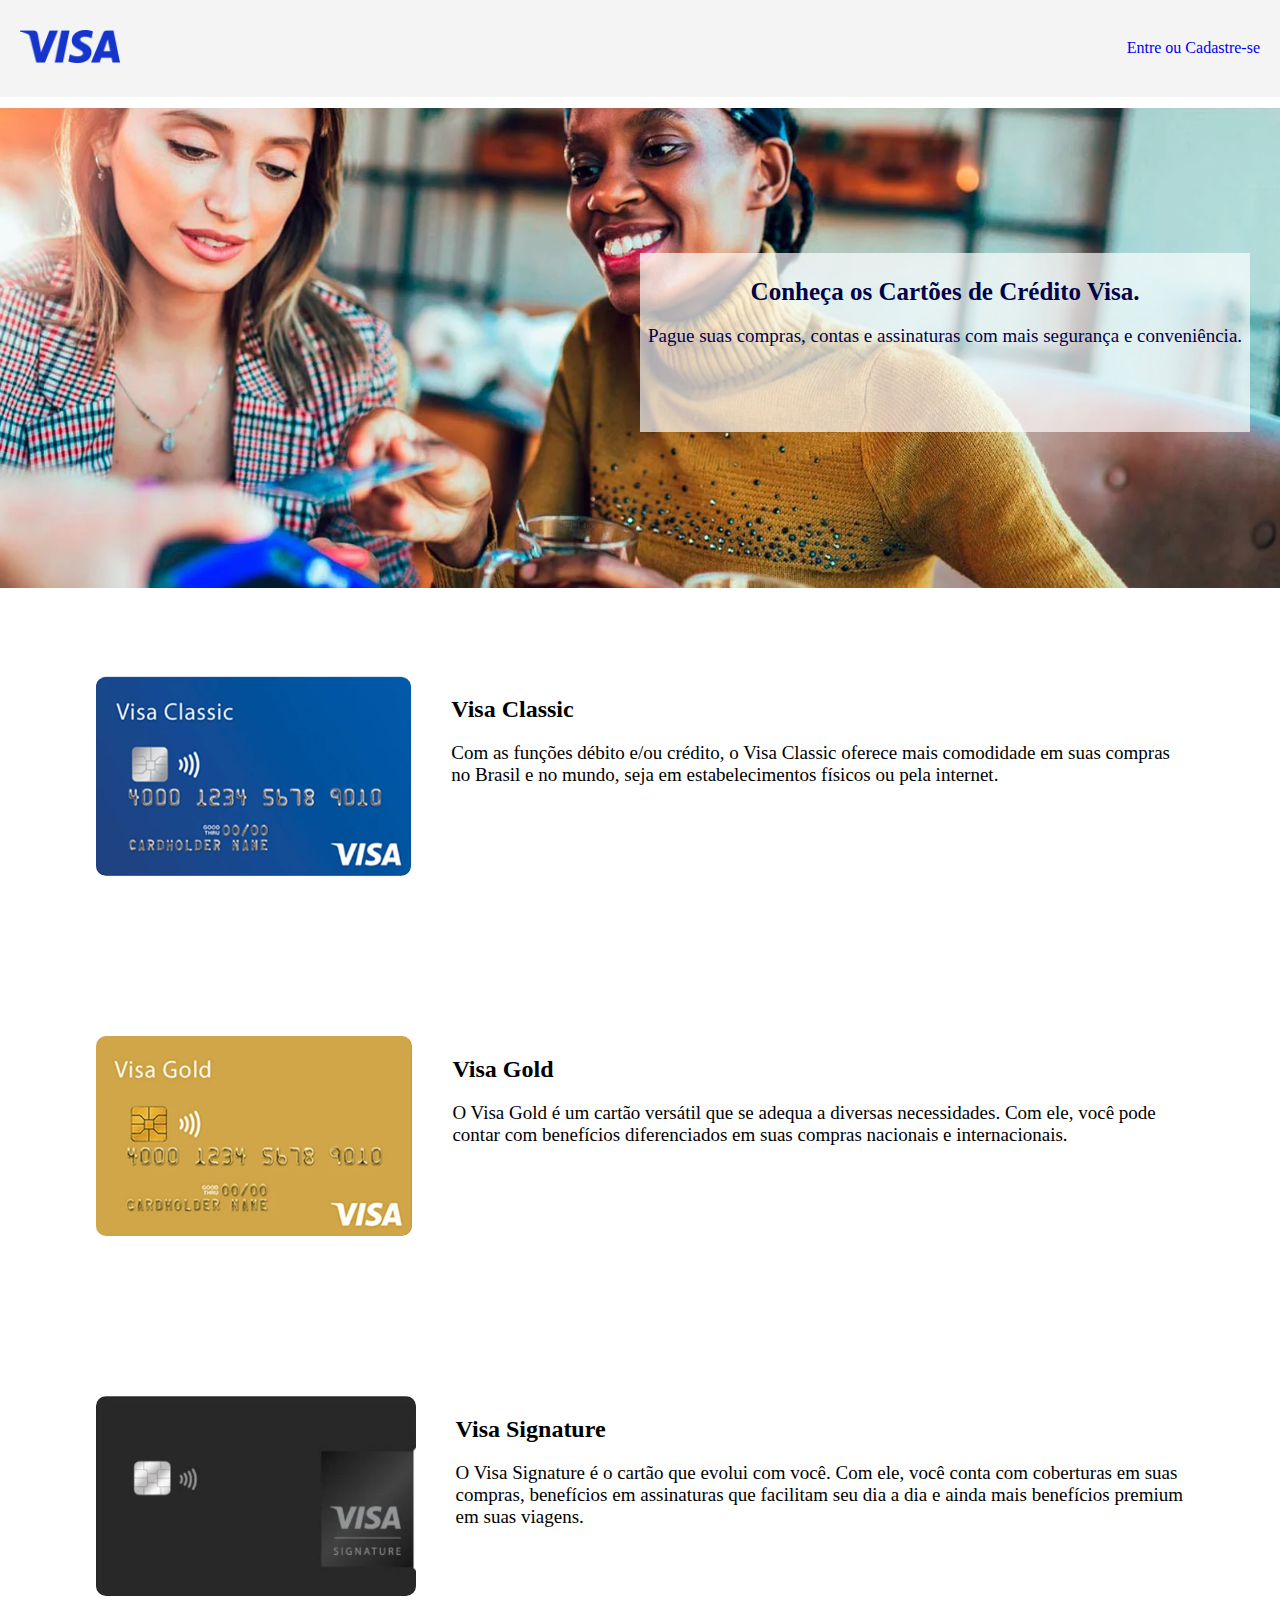
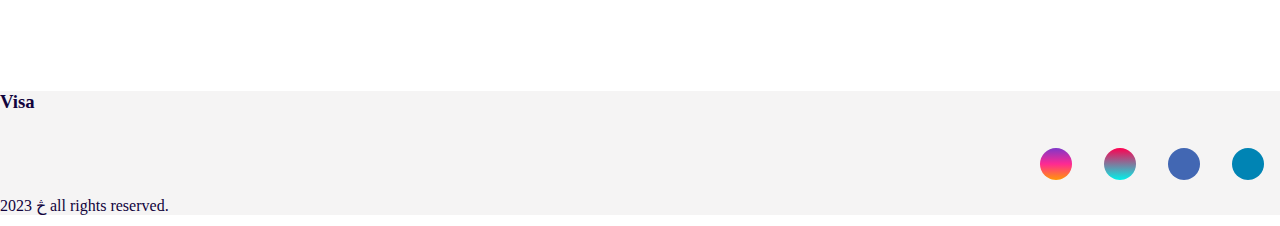
<file: templates/index.html>
<!DOCTYPE html>
<html lang="br">

<head>
  <meta charset="UTF-8" />
  <meta name="viewport" content="width=device-width, initial-scale=1.0">
  <title>Document</title>
  <link rel="stylesheet" href="https://cdnjs.cloudflare.com/ajax/libs/font-awesome/6.4.2/css/all.min.css" integrity="sha512-z3gLpd7yknf1YoNbCzqRKc4qyor8gaKU1qmn+CShxbuBusANI9QpRohGBreCFkKxLhei6S9CQXFEbbKuqLg0DA==" crossorigin="anonymous" referrerpolicy="no-referrer" />
  <link rel="stylesheet" href="/static/css/style.css" />
</head>

<body>
  <header class="cab">
    <div class="logo_header">
      <img src="/static/img/logo.png" class="logo_header_img">
    </div>
    <div>
      <a href="/form" class="header_linkis">Entre ou Cadastre-se</a>
    </div>
  </header>

  <section class="conteiner">
    <img src="/static/img/coleguinhas.png">
    <div class="textColeguinhas">
      <h1>Conheça os Cartões de Crédito Visa.</h1>
      <p>Pague suas compras, contas e assinaturas com mais segurança e conveniência.</p>
    </div>
  </section>
  <section>
    <section id="fotos">
      <figure class="card">
        <img class="visaClassic" src="/static/img/visaClassic.png">
        <div class="conteinerText">
          <h2 style="margin-left: 40px;">Visa Classic</h2>
          <p style="margin-left: 40px;">Com as funções débito e/ou crédito, o Visa Classic oferece mais comodidade em suas compras no Brasil e no mundo, seja em estabelecimentos físicos ou pela internet.</p>
        </div>
      </figure>
    </section>
    <section id="fotos">
      <figure class="card">
        <img class="visaClassic" src="/static\img\visaGold.png">
        <div class="conteinerText">
          <h2 style="margin-left: 40px;">Visa Gold</h2>
          <p style="margin-left: 40px;">O Visa Gold é um cartão versátil que se adequa a diversas necessidades. Com ele, você pode contar com benefícios diferenciados em suas compras nacionais e internacionais.</p>
        </div>
      </figure>
    </section>
    <section id="fotos">
      <figure class="card">
        <img class="visaClassic" src="/static\img\visaSignatur.png">
        <div class="conteinerText">
          <h2 style="margin-left: 40px;">Visa Signature</h2>
          <P style="margin-left: 40px;">O Visa Signature é o cartão que evolui com você. Com ele, você conta com coberturas em suas compras, benefícios em assinaturas que facilitam seu dia a dia e ainda mais benefícios premium em suas viagens.
          </P>
        </div>
      </figure>
    </section>
  </section>

  <footer>
    <div id="footer_content">
      <div id="footer_content_todos">
        <h3>Visa</h3>

        <div id="footer_content_mSocial">
          <a href="#" class="footer-link" id="instagram">
            <i class="fa-brands fa-instagram"></i></a>

          <a href="#" class="footer-link" id="tiktok">
            <i class="fa-brands fa-tiktok"></i></a>

          <a href="#" class="footer-link" id="facebook">
            <i class="fa-brands fa-facebook"></i></a>

          <a href="#" class="footer-link" id="twitter">
            <i class="fa-brands fa-twitter"></i></a>
        </div>
      </div>

      <div id="footer_copyright">
        &#1669
        2023 all rights reserved.
      </div>
    </div>
  </footer>
</body>

</html>
</file>
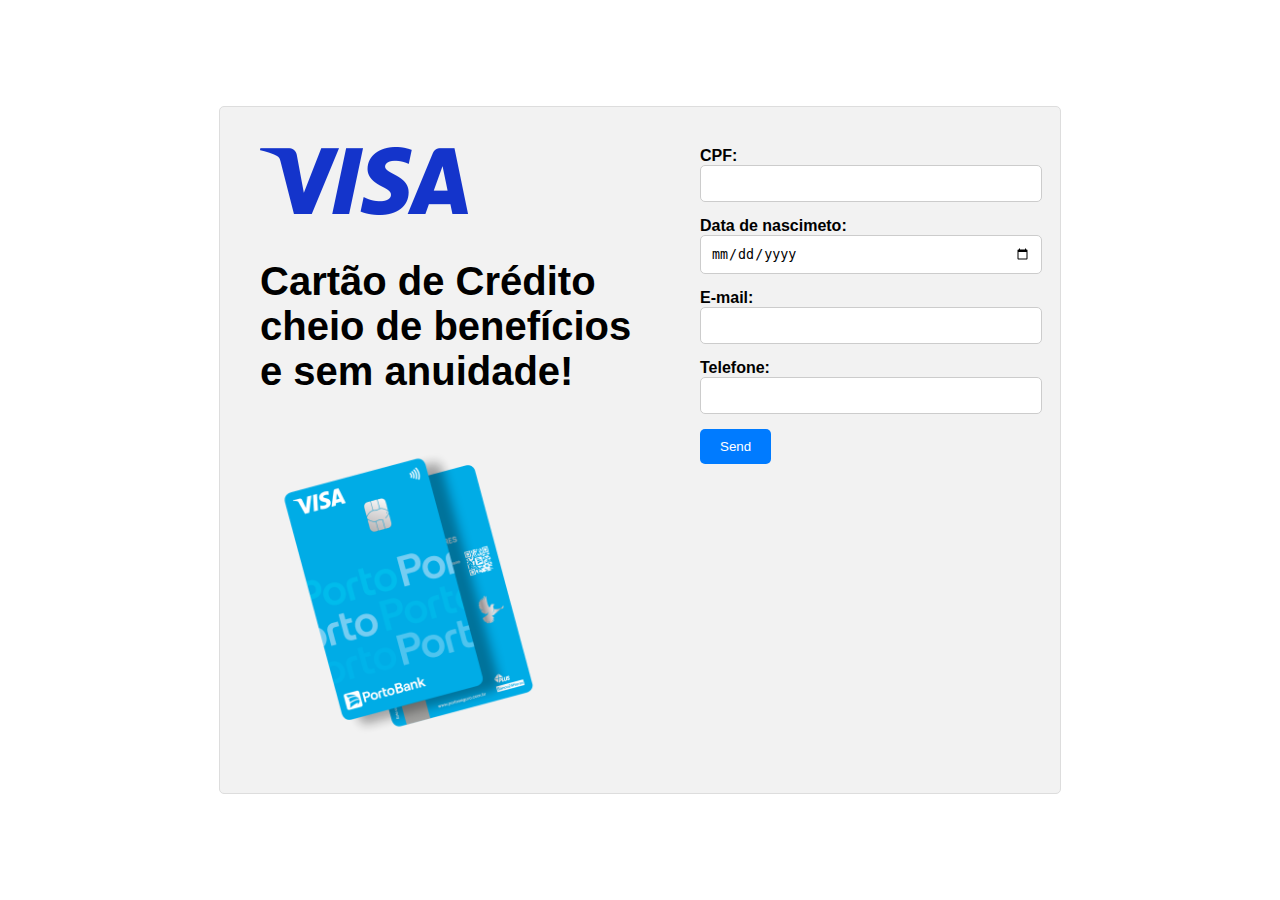
<file: templates/form.html>
<!DOCTYPE html>
<html lang="en">
  <head>
    <meta charset="UTF-8" />
    <meta name="viewport" content="width=device-width, initial-scale=1.0" />
    <link rel="stylesheet" href="/static/css/form.css " />
    <title>Formulário de pedido</title>
  </head>
  <body>
    <div class="container">
      <div class="left-side">
        <img src="/static/img/logo.png" alt="Logo" />
        <p>Cartão de Crédito cheio de benefícios e sem anuidade!</p>
        <img src="/static/img/Card.png " alt="Image" />
      </div>
      <div class="right-side">
        <form id="myForm">
          <div class="form-group">
            <label for="cpf">CPF:</label>
            <input
              type="text"
              id="cpf"
              name="cpf"
              class="cpf"
              maxlength="9"
              required
            />
          </div>
          <div class="form-group">
            <label for="birthDate">Data de nascimeto:</label>
            <input type="date" id="birthDate" name="birthDate" required />
          </div>
          <div class="form-group">
            <label for="email">E-mail:</label>
            <input type="email" id="email" name="email" required />
          </div>
          <div class="form-group">
            <label for="cellphone">Telefone:</label>
            <input type="tel" id="cellphone" name="cellphone" required />
          </div>
          <button type="submit">Send</button>
        </form>
      </div>
    </div>

    <script src="/static/js/form.js"></script>
  </body>
</html>
</file>
<file: static/css/style.css>
body {
    max-width: 1920px;
    padding: 0;
    margin: 0;
  }
  
  h1 {
    font-size: 25px;
  }
  
  p {
    font-size: 19px;
  }
  
  .cab {
    padding: 30px 20px 30px 20px;
    margin-bottom: 0.7rem;
    display: flex;
    border: 20px;
    border-color: black;
    background-color: #f5f4f4;
    justify-content: space-between;
  }
  
  .cab,
  .header_linkis {
    display: flex;
    flex-direction: row;
    align-items: center;
  }
  
  .logo_header_img {
    width: 100px;
  }
  
  .visaClassic {
    width: 400px;
    height: 200px;
    border-radius: 10px;
  }
  
  .visaClassic:hover {
    opacity: 0.8;
  }
  
  .cards {
    display: flex;
    justify-content: center;
  }
  
  .card {
    padding: 6vw 7vw;
    display: flex;
    margin: 0.5vw;
    justify-content: center;
    border: 20px;
  }
  .destaque {
    display: flex;
    justify-content: center;
    margin: 1rem;
  }
  
  .conteiner {
    max-width: 100%;
    position: relative;
    color: #cd7676;
    height: auto;
  }
  
  .conteiner img {
    width: 100%;
 
  }
  
  .textColeguinhas {
    position: absolute;
    bottom: 10rem;
    top: 30%;
    left: 50%;
    text-align: center;
    background-color: #ffffffae;
    color: rgb(2, 2, 72);
    padding: 8px;
  }
  
  footer {
    width: 100%;
    color: #11033c;
  }
  
  .footer-link,
  .header_linkis {
    text-decoration: dashed;
  }
  
  #footer_content {
    margin-bottom: 0.7rem;
    background-color: #f5f4f4;
  }
  
  #footer_content_mSocial {
    display: flex;
    gap: 0%;
    margin-top: 0rem;
    justify-content: flex-end;
  }
  
  #footer_content_mSocial .footer-link {
    display: flex;
    align-items: center;
    justify-content: center;
    height: 2rem;
    width: 2rem;
    color: black;
    border-radius: 50rem;
    color: #f5f5f5;
    margin: 1rem;
  }
  
  #footer_content_mSocial .footer-link:hover {
    opacity: 0.8;
  }
  
  #instagram {
    background: linear-gradient(#7f37c9, #ff2992, #ff9807);
  }
  
  #facebook {
    background-color: #4267b3;
  }
  
  #twitter {
    background-color: #0084b4;
  }
  
  #tiktok {
    background: linear-gradient(#ff0050, #00f2ea);
  }
</file>
<file: static/css/form.css>
body {
  font-family: Arial, Helvetica, sans-serif;
  display: flex;
  justify-content: center;
  align-items: center;
  height: 100vh;
  margin: 0;
}

.container {
  display: flex;
  max-width: 800px;
  background-color: #f2f2f2;
  border: 1px solid #ddd;
  border-radius: 5px;
  padding: 20px;
}
p {
  font-weight: 600;
  font-size: 40px;
}
.left-side {
  flex: 1;
  padding: 20px;
}

.left-side img {
  max-width: 70%;
}

.right-side {
  flex: 2;
  padding: 20px;
  max-width: 40%;
}

.form-group {
  margin-bottom: 15px;
}

label {
  font-weight: bold;
}

input[type="text"],
input[type="date"],
input[type="email"],
input[type="tel"] {
  width: 100%;
  padding: 10px;
  border: 1px solid #ccc;
  border-radius: 5px;
}
input[type="text"].cpf {
  width: 100%;
  padding: 10px;
  border: 1px solid #ccc;
  border-radius: 5px;
  transition: border-color 0.3s;
}

input[type="text"].cpf.valid {
  border-color: green;
}

input[type="text"].cpf.invalid {
  border-color: red;
}
button {
  background-color: #007bff;
  color: #fff;
  padding: 10px 20px;
  border: none;
  border-radius: 5px;
  cursor: pointer;
}
</file>
